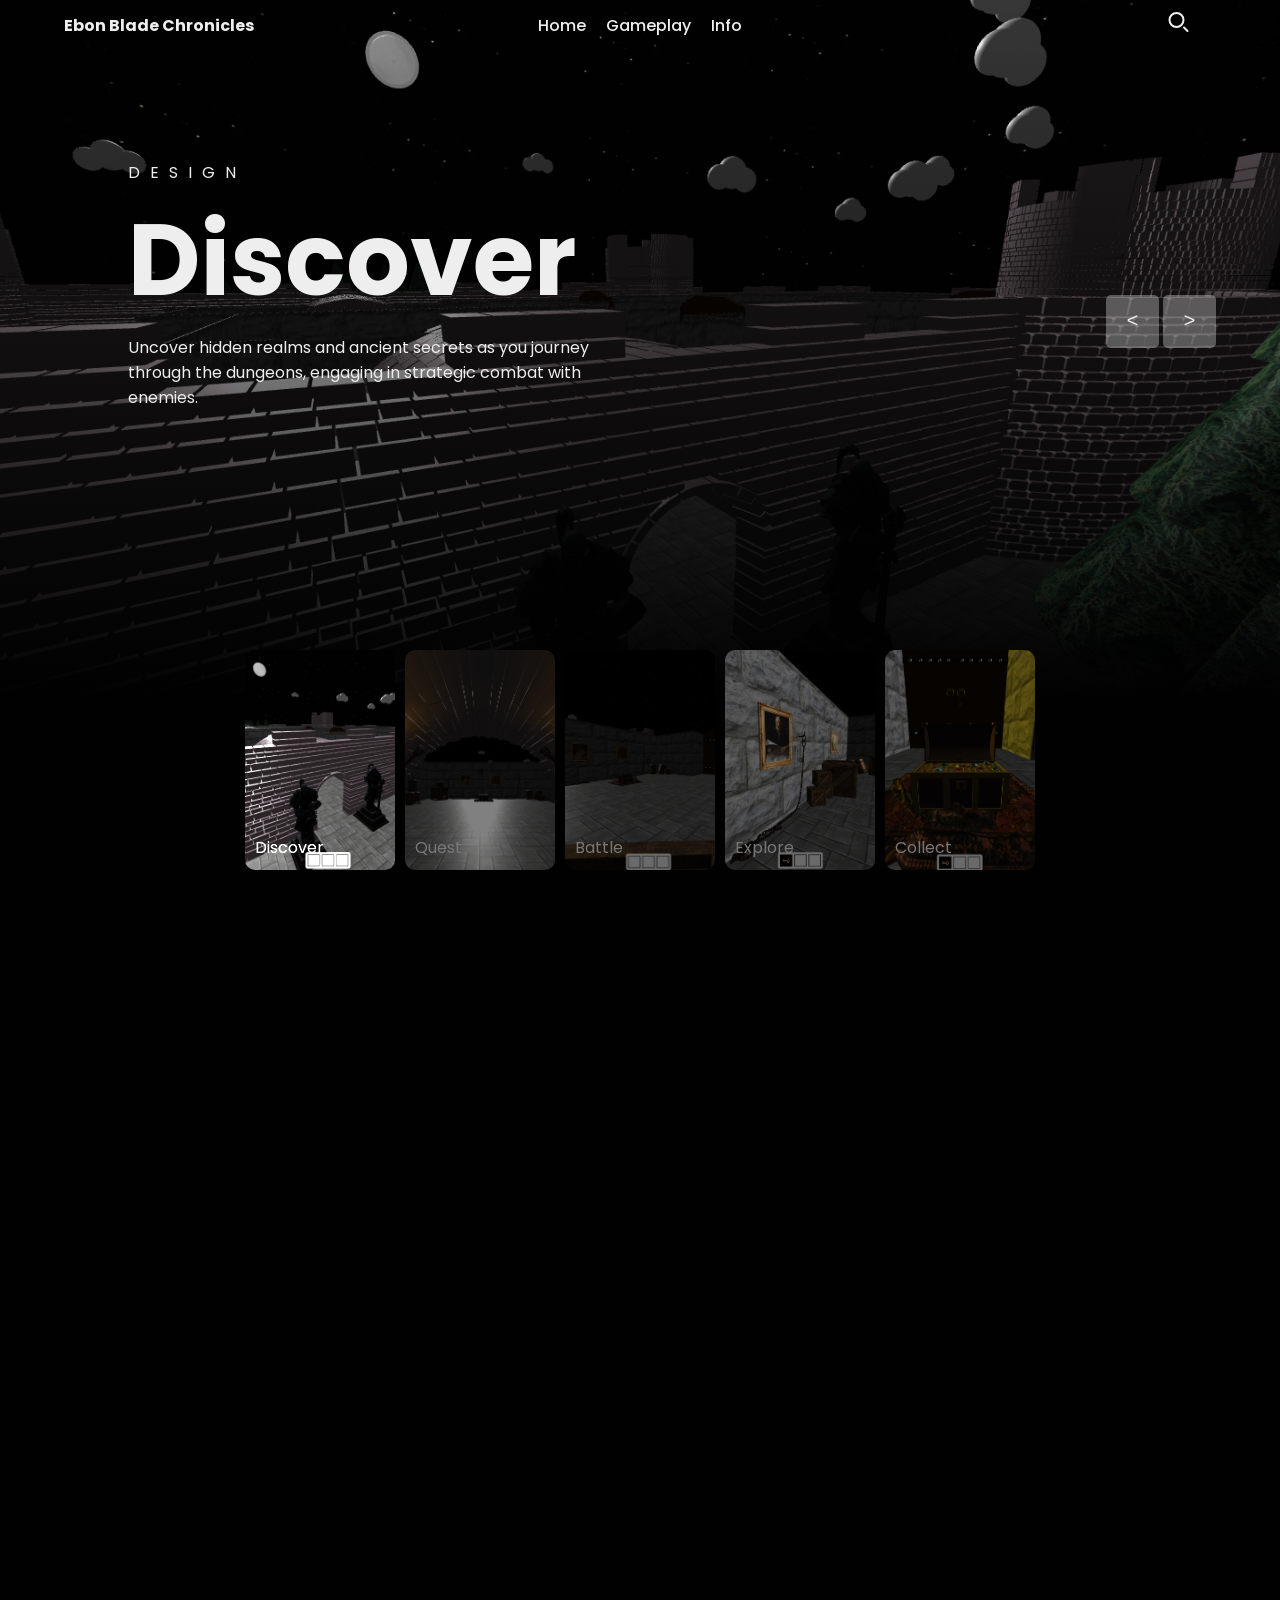
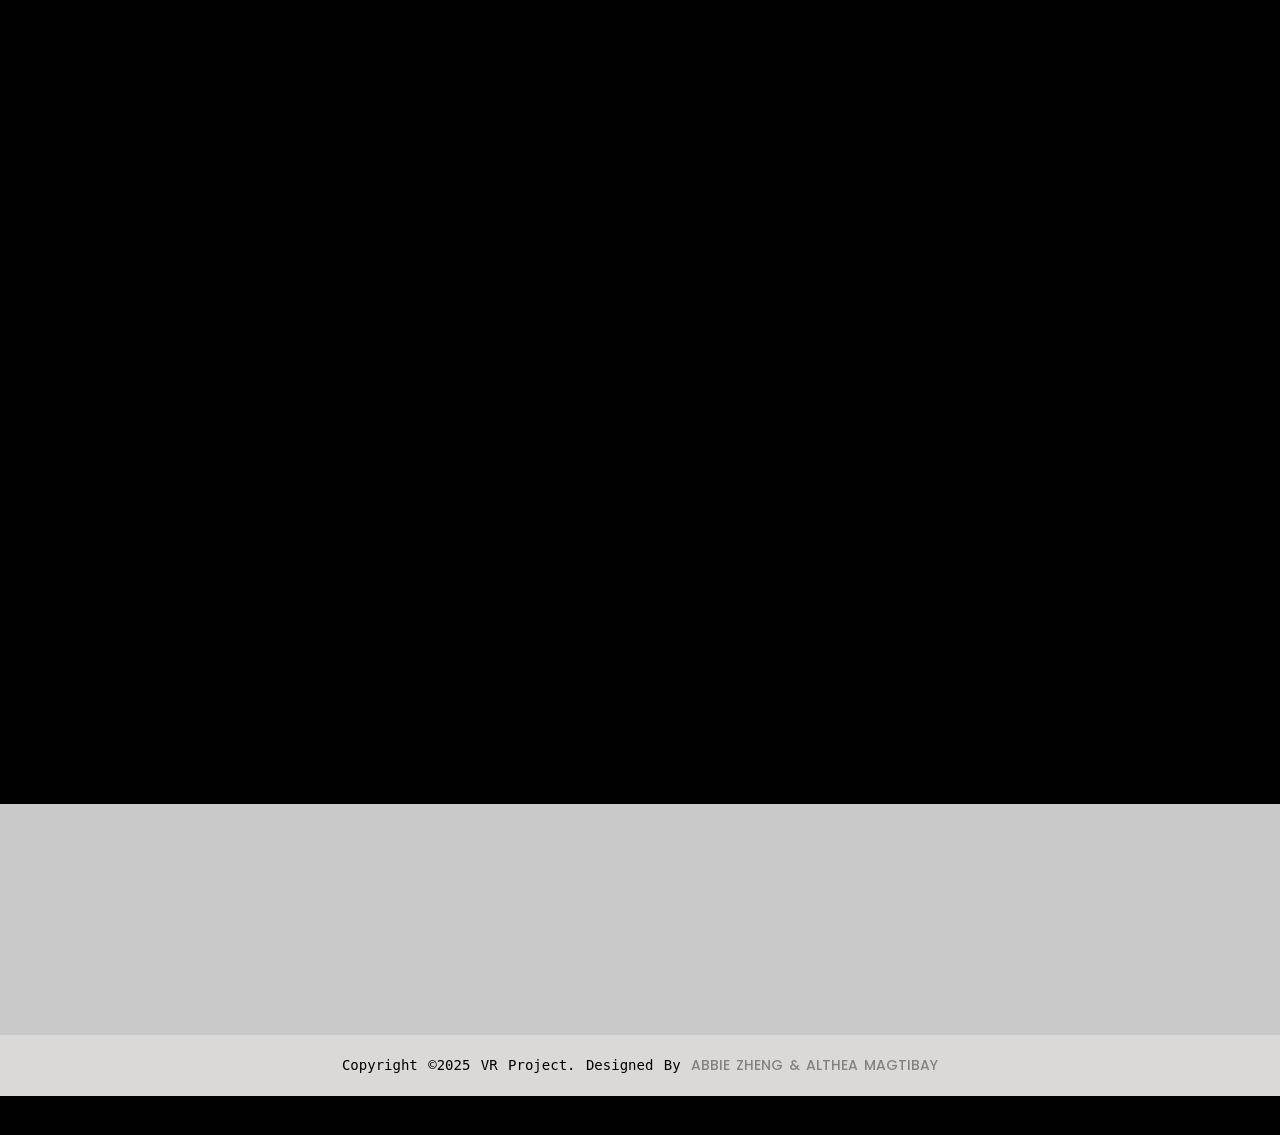
<file: index.html>
<!DOCTYPE html>
<html>
<!-- http://localhost:2550?r=3 -->

<head>
  <meta charset="utf-8">
  <meta name="viewport" content="width=device-width">
  <title>Ebon Blade Chronicles</title>
  <link href="gameWebsiteStyle.css" rel="stylesheet" type="text/css" />
  <!-- aos library -->
  <link rel="stylesheet" href="https://unpkg.com/aos@next/dist/aos.css" />
  <script src="https://unpkg.com/aos@next/dist/aos.js"></script>
  <!-- styling -->
  <link rel="stylesheet" href="https://stackpath.bootstrapcdn.com/font-awesome/4.7.0/css/font-awesome.min.css">
</head>

<body>
  <script>
    AOS.init();
  </script>

  <header>
    <div class="logo">Ebon Blade Chronicles</div>
    <ul class="menu">
      <li>Home</li>
      <li>Gameplay</li>
      <li>Info</li>
    </ul>
    <div class="search">
      <svg class="w-6 h-6 text-gray-800 dark:text-white" aria-hidden="true" xmlns="http://www.w3.org/2000/svg"
        width="24" height="24" fill="none" viewBox="0 0 24 24">
        <path stroke="currentColor" stroke-linecap="round" stroke-width="2"
          d="m21 21-3.5-3.5M17 10a7 7 0 1 1-14 0 7 7 0 0 1 14 0Z" />
      </svg>
    </div>
  </header>

  <!-- Slider -->
  <div class="slider">
    <!-- List Item -->
    <div class="list">
      <div class="item active">
        <img src="gameWebsiteImgs/img6.png">
        <div class="content">
          <p>design</p>
          <h2>Discover</h2>
          <p>
            Uncover hidden realms and ancient secrets as you journey through the dungeons, engaging in strategic combat
            with enemies.
          </p>
        </div>
      </div>
      <div class="item">
        <img src="gameWebsiteImgs/img3.png">
        <div class="content">
          <p>design</p>
          <h2>Quest</h2>
          <p>
            Navigate the dungeon by collecting keys to unlock doors and progress. As you advance, tougher enemies await,
            testing your strength and strategy.
          </p>
        </div>
      </div>
      <div class="item">
        <img src="gameWebsiteImgs/img4.png">
        <div class="content">
          <p>design</p>
          <h2>Battle</h2>
          <p>
            Engage in tactical, turn-based battles where positioning, skill, and strategy determine your survival as you
            lead your army to victory.
          </p>
        </div>
      </div>
      <div class="item">
        <img src="gameWebsiteImgs/img15.png">
        <div class="content">
          <p>design</p>
          <h2>Explore</h2>
          <p>
            Traverse vast, immersive environments, uncovering, dungeons, and enemies while leveling up your heroes for
            the ultimate confrontation.
          </p>
        </div>
      </div>
      <div class="item">
        <img src="gameWebsiteImgs/img16.png">
        <div class="content">
          <p>design</p>
          <h2>Collect</h2>
          <p>
            Search chests for hidden keys to unlock doors and advance to the next room. Each new area brings tougher
            enemies and greater challenges.
          </p>
        </div>
      </div>
    </div>
    <!-- Button Arrows-->
    <div class="arrows">
      <button id="prev"><</button>
          <button id="next">></button>
    </div>
    <!-- Thumbnail-->
    <div class="thumbnail" data-aos="fade-up" data-aos-duration="800">
      <div class="item active">
        <img src="gameWebsiteImgs/img6.png">
        <div class="content">
          Discover
        </div>
      </div>
      <div class="item">
        <img src="gameWebsiteImgs/img3.png">
        <div class="content">
          Quest
        </div>
      </div>
      <div class="item">
        <img src="gameWebsiteImgs/img4.png">
        <div class="content">
          Battle
        </div>
      </div>
      <div class="item">
        <img src="gameWebsiteImgs/img15.png">
        <div class="content">
          Explore
        </div>
      </div>
      <div class="item">
        <img src="gameWebsiteImgs/img16.png">
        <div class="content">
          Collect
        </div>
      </div>
    </div>
  </div>

  <br>


  <div class="container" data-aos="fade-up" data-aos-duration="800">
    <div class="right">
      <div class="onTop">
        <br><br>
        <p>
          The castle is dark and ominous, with ancient stone walls and bright torchlight casting long shadows. It feels
          oppressive and foreboding, as if every corner hides a new danger
        </p>
      </div>
      <div></div>
      <div></div>
    </div>

    <div class="right">
      <div class="onTop2">
        <br><br>
        <div class="image-container">
          <img src="gameWebsiteImgs/img10.png" alt="Image 1">
          <img src="gameWebsiteImgs/img11.png" alt="Image 2">
        </div>
        <br>
        <h2>ABOUT</h2>

        <!-- Flex container to hold .box1 and .box2 -->
        <div class="box-container">
          <div class="box1">
            <p>
              Lorean ipsun dolor sit aneat, conseacteatur
              adipisci ealit, sead eaiusnod teanpor incidunt
              ut laborea eat dolorea nagna aliqua. Ut eanin ad
              ninin veanian, quis nostrun ullan. corporis suscipit laboriosan
            </p>
          </div>

          <div class="box2">
            <p>
              Loren ipsun dolor sit anet, consectetur adipisci
              elit, sed eiusnod tenpor incidunt ut labore et dolore
              nagna aliqua. Ut enin ad ninin venian.
            </p>
          </div>
        </div>

        <!-- New div below box1 and box2 -->
        <div class="box3">
          <p>
            Our vision is to be the highest value provider<br>
            provider of global construction services<br>
            and tehcnical expertise.
          </p>
        </div>

      </div>
    </div>
  </div>
  <br>
  </div>
  <br>
  <br>
  <br>
  <br>
  <h1 class="cards-title" data-aos="flip-up" data-aos-duration="800">Gameplay and Tasks</h1>
  <div class="cards" data-aos="fade-up" data-aos-duration="800">
    <div class="item2">
      <h1>Task 1</h1>
      <p>Lorem ipsum dolor sit amet, consectetur adipiscing elit, sed do eiusmod tempor incididunt ut labore et dolore
        magna aliqua. Ut enim ad minim veniam, quis nostrud exercitation. </p>
    </div>
    <div class="item2">
      <h1>Task 2</h1>
      <p>Lorem ipsum dolor sit amet, consectetur adipiscing elit, sed do eiusmod tempor incididunt ut labore et dolore
        magna aliqua. Ut enim ad minim veniam, quis nostrud exercitation. </p>
    </div>
    <div class="item2">
      <h1>Task 3</h1>
      <p>Lorem ipsum dolor sit amet, consectetur adipiscing elit, sed do eiusmod tempor incididunt ut labore et dolore
        magna aliqua. Ut enim ad minim veniam, quis nostrud exercitation. </p>
    </div>
    <div class="item2">
      <h1>Task 4</h1>
      <p>Lorem ipsum dolor sit amet, consectetur adipiscing elit, sed do eiusmod tempor incididunt ut labore et dolore
        magna aliqua. Ut enim ad minim veniam, quis nostrud exercitation. </p>
    </div>
    <div class="item2">
      <h1>Task 5</h1>
      <p>Lorem ipsum dolor sit amet, consectetur adipiscing elit, sed do eiusmod tempor incididunt ut labore et dolore
        magna aliqua. Ut enim ad minim veniam, quis nostrud exercitation. </p>
    </div>
    <div class="item2">
      <h1>Slide 6</h1>
      <p>Lorem ipsum dolor sit amet, consectetur adipiscing elit, sed do eiusmod tempor incididunt ut labore et dolore
        magna aliqua. Ut enim ad minim veniam, quis nostrud exercitation. </p>
    </div>
    <button id="next2">></button>
    <button id="prev2">
      <</button>
  </div>




  <div class="part3" data-aos="zoom-in" data-aos-duration="800">
    <div class="info1">
      <div class="heading">

        <p>THE EBON BLADE CHRONICLES</p>
        <br>
        <br>
        <br>
        <br>
      </div>
      <div class="paragraph">
        The dungeon is a labyrinth of eerie, crumbling rooms, each filled with peril. As you venture deeper, the
        oppressive atmosphere grows, and the enemies become increasingly formidable. Will you survive the dungeon's
        trials and uncover its dark secrets?
        <br>
        <br>
        <br>
        <br>
        <br>
        <br>
        <a href="titleScreen.html" class="button-box">Play Now!</a>
        </p>

      </div>
    </div>

    <div class="info4">
      <div class="info2"></div>
      <div class="info3"></div>
    </div>
  </div>


  <footer>
    <div class="footer-content" data-aos="fade-up" data-aos-duration="466">
      <h3 style="font-family: 'Open Sans', Arial, sans-serif;">EBON BLADE CHRONICLES</h3>
      <p style="font-family: 'Monospace', Lucida Console;"> Brave the unknown. Every step could be your last—or your greatest triumph.</p>
      <div class="social-icon">
        <a href="https://www.facebook.com/" target="_blank"><i class="fa fa-facebook"></i></a>
        <a href="https://twitter.com/home" target="_blank"><i class="fa fa-twitter"></i></a>
        <a href="https://www.instagram.com/" target="_blank"><i class="fa fa-instagram"></i></a>
        <a href="https://www.youtube.com/" target="_blank"><i class="fa fa-youtube"></i></a>
        <a href="https://www.pinterest.com/" target="_blank"><i class="fa fa-pinterest"></i></a>
      </div>
    </div>
    <div class="footer-bottom">
      <p style="font-family: 'Monospace', Lucida Console;"> Copyright &copy;2025 VR Project. Designed by <span>Abbie
          Zheng & Althea Magtibay</span></p>
  </footer>






  <script src="gameWebsiteScript.js"></script>
</body>

</html>
</file>
<file: gameWebsiteStyle.css>
@import url('https://fonts.googleapis.com/css2?family=Poppins:ital,wght@0,100;0,200;0,300;0,400;0,500;0,600;0,700;0,800;0,900;1,100;1,200;1,300;1,400;1,500;1,600;1,700;1,800;1,900&display=swap');
*{
  margin: 0;
  padding: 0;
  font-family: Poppins;
}

body{
  font-family: Poppins;
  margin: 0;
  background-color: #010101;
  color: #eee;
}

/* SLIDERS */

svg{
  width: 25px;
}

header{
  width: 1200px;
  max-width: 90%;
  margin: auto;
  display: grid;
  grid-template-columns: 50px 1fr 50px;
  grid-template-rows: 50px;
  justify-content: center;
  align-items: center;
  position: relative;
  z-index: 100;
}

header .logo {
  font-weight: bold;
  white-space: nowrap; /* Prevents breaking into a new line */
}





header .menu{
  padding: 0;
  margin: 0;
  list-style: none;
  display: flex;
  justify-content: center;
  gap: 20px;
  font-weight: 500;
}

/* CSS Slider */

.slider{
  height: 100vh;
  margin-top: -70px;
  position: relative;
}
.slider .list .item{
  position: absolute;
  inset: 0 0 0 0;
  overflow: hidden;
  opacity: 0;
  transition: .5s;
}
.slider .list .item img{
  width: 100%;
  height: 100%;
  object-fit: cover;
}
.slider .list .item::after{
  content: '';
  width: 100%;
  height: 100%;
  position: absolute;
  left: 0;
  bottom: 0;
  background-image: linear-gradient(
    to top,#010101 20%, transparent);
}

.slider .list .item .content{
  position: absolute;
  left: 10%;
  top: 20%;
  width: 500px;
  max-width: 80%;
  z-index: 1;
}
.slider .list .item .content p:nth-child(1){
  text-transform: uppercase;
  letter-spacing: 10px;
}
.slider .list .item .content h2{
  font-size: 100px;
  margin: 0;
}
.slider .list .item.active{
  opacity: 1;
  z-index: 10;
}
@keyframes showContent{
  to{
    transform: translateY(0);
    filter: blur(0);
    opacity: 1;
  }
}
.slider .list .item.active p:nth-child(1),
.slider .list .item.active h2,
.slider .list .item.active p:nth-child(3){
  transform: translateY(30px);
  filter: blur(20px);
  opacity: 0;
  animation: showContent .5s .7s ease-in-out 1 forwards;
}

.slider .list .item.active h2{
  animation-delay: 1s;
}
.slider .list .item.active p:nth-child(3){
  animation-duration: 1.3s;
}

.arrows{
  position: absolute;
  top: 35%;
  right: 5%;
  z-index: 100;
}

.arrows button{
  background-color: #eee5;
  border: none;
  font-family: monospace;
  width: 53px;
  height: 53px;
  border-radius: 5px;
  font-size: x-large;
  color: #eee;
  transition: .5s;
}
.arrows button:hover{
  background-color: #eee;
  color: black;
}

.thumbnail{
  position: absolute;
  bottom: -20px;
  z-index: 11;
  display: flex;
  gap: 10px;
  width: 100%;
  height: 250px;
  padding: 0 50px;
  box-sizing: border-box;
  overflow: auto;
  justify-content: center;
}
.thumbnail::-webkit-scrollbar{
  width: 0;
}
.thumbnail .item{
  width: 150px;
  height: 220px;
  filter: brightness(.5);
  transition: .5s;
  flex-shrink: 0;
}
.thumbnail .item img{
  width: 100%;
  height: 100%;
  object-fit: cover;
  border-radius: 10px;
}
.thumbnail .item.active{
  filter: brightness(1.3);
}
.thumbnail .item .content{
  position: absolute;
  inset: auto 10px 10px 10px;
}

@media screen and (max-width: 678px){
  .thumbnail{
    justify-content: start;
  }
  .slider .list .item .content h2{
    font-size: 60px;
  }
.arrows{
  top: 10%;
}
}



/* Part 2 */
.right {
  width: 700px;
}

.right .onTop {
  width: 700px;
  height: 140px;
  background: #010101;
  position: sticky;
  border-radius: 0rem;
  top: 0px;
}

.right .onTop p{
  margin-left: 1%;
  font-size: 16px;
  overflow: hidden;
  display: flex;
  text-align: center;
}

.right .onTop2{
  width: 700px;
  height: 830px;
  background: #010101;
  position: sticky;
  border-radius: 0rem;
  top: 0px;
}

.right .onTop2 p {
  margin-left: 1%;
  font-size: 16px;
  overflow: hidden;
  display: flex;
}

.right > div:nth-child(2) {
  height: 640px;
  background-image: url('gameWebsiteImgs/img13.png'); 
  background-size: cover;
  background-position: center;
  background-repeat: no-repeat;
  border-radius: 1rem;
  background-position: center 10%;
}

.right > div:nth-child(3) {
  height: 640px;
  background-image: url('gameWebsiteImgs/img16.png'); 
  background-size: cover;
  background-position: center;
  background-repeat: no-repeat;
  border-radius: 1rem;
  background-position: center 20%;
}

.right > div:nth-child(3) {
  margin-top: 50px;
}

.container {
  display: flex;
  margin: 3rem 5rem;
  gap: 7rem;
}

.container::before,
.container::after {
  content: '';
  display: table;
  clear: both;
}


.image-container {
  display: flex;
  align-items: center ;
  gap: 20px; 
  margin-top: 20px;
}

.image-container img {
  width: 300px;  
  object-fit: cover; 
  border-radius: 10px;
}

.image-container img:nth-child(1) {
  height: 500px; 
}

.image-container img:nth-child(2) {
  height: 500px;
  width: 500px;
}

.box-container {
  display: flex; 
  gap: 20px;
  margin-top: 10px;
}

.box1, .box2 {
  width: 50%; 
  padding: 0px;
  background: #010101; 
  color: white;
  border-radius: 10px;
}

.box1 p, .box2 p {
  margin: 0;
}

.right .onTop2 .box-container .box1 p{
 font-size: 13px;
}
.right .onTop2 .box-container .box2 p{
  font-size: 13px;
 }

 .right .onTop2 .box3 p{
  font-size: 25px;
  word-spacing: 2px;
  align-items: center;
  justify-content: center;
  text-align: center;
 }

 .box3 {
  margin-top: 20px; 
  padding: 0px;
  background: #010101; 
  color: white;
  border-radius: 10px;
  font-size: 14px;
}


.cards{
  position: absolute;
  width: 100%;
  height: 370px;
  overflow: hidden;
  color: white;
  z-index: 10;
}


.cards .item2 h1{
  text-align: center;
  justify-content: center;
  align-items: center;
}

.cards .item2 p{
  text-align: center;
  justify-content: center;
  align-items: center;
  line-height: 1.8;
}

.item2{
  position: absolute;
  width: 200px;
  height: 320px;
  text-align: justify;
  background-color: #131212;
  border-radius: 10px;
  padding: 20px;
  transition: 0.5s;
  left: calc(50% - 110px);
  top: 0;
}
#next2, #prev2{
  position: absolute;
  top: 40%;
  color: #fff;
  background-color: transparent ;
  border: none;
  font-size: xx-large;
  font-family: monospace;
  font-weight: bold;
  left: 50px;
}
#next2{
  left: unset;
  right: 50px;
}

.part3 {
  display: flex;
  align-items: center;
  justify-content: center;
  margin-left: -5%;
  padding-top: 30px; /* Adjust as needed */
}


.part3 .heading p{
  font-size: 40px;
  text-align: center;
}

.info1 {
  width: 900px;
  height: 700px;
  background: #010101;
  margin-top: 550px;
  margin-left: 250px;
}

.info2{
  width: 500px;
  height: 700px;
  background-image: url('gameWebsiteImgs/img17.png'); 
  background-size: cover;
  background-position: center;
  background-repeat: no-repeat;
  margin-top: 420px;
  border: 2px solid white; /* White border */
  margin-left: -30px;
  margin-top: -95px;
}


.info3{
  width: 500px;
  height: 70%;
  background-image: url('gameWebsiteImgs/img14.png'); 
  background-size: cover;
  background-position: center;
  background-repeat: no-repeat;
  margin-top: 120px;
  border: 2px solid white; /* White border */
  margin-left: -85%;
  margin-top: -110%;
}

.info4{
  width: 700px;
  height: 700px;
  background-size: cover;
  background-position: center;
  background-repeat: no-repeat;
  margin-top: 420px;
  margin-left: 500px;
}

.paragraph{
  background-color: #010101;
  width: 600px;
  height: 500px;
  font-size: 12px;
  line-height: 2.1;
  margin-left: 8%;
}

.button-box {
  display: inline-block;
  padding: 15px 30px;
  background-color: transparent;
  color: white;
  font-size: 18px;
  text-align: center;
  text-decoration: none;
  border: 2px solid white; /* White border */
  border-radius: 0px;
  transition: background-color 0.3s, border-color 0.3s;
}

.button-box:hover {
  background-color: white; /* Change background on hover */
  color: black; /* Change text color on hover */
}



/* footer */
footer{
  transition: 0.5s;
  box-sizing: border-box;
  background: #cac9c9;
  height: auto;
  width: 100vw;
  font-family: "Open Sans";
  padding-top: 10px;
  color: #000;
}

.footer-content{
  display: flex;
  align-items: center;
  justify-content: center;
  flex-direction: column;
  text-align: center;
}
.footer-content h3{
  font-size: 1.8rem;
  font-weight: 400;
  text-transform: capitalize;
  line-height: 3rem;
  margin: 19px;
  padding: 8px;
}
.footer-content p{
  max-width: 500px;
  margin: auto;
  line-height: 28px;
  font-size: 14px;
}

.footer-bottom{
  transition: 0.5s;
  background: #dbd8d8;
  width: 100vw;
  padding: 20px 0;
  text-align: center;
}
.footer-bottom p{
  font-size: 14px;
  word-spacing: 2px;
  text-transform: capitalize;
  font-family: 'Monospace', Lucida Console;
}
.footer-bottom span{
  text-transform: uppercase;
  opacity: .4;
  font-weight: 500;
}
.footer-content h3:hover{
  font-size: 40px;
  transition: 0.5s;
}

.social-icon{
  margin-top: 6px;
  margin-bottom: 15px;
}
.social-icon i{
  font-size: 22px;
  margin: 10px;
  cursor: pointer;
  color:	black;
}

.social-icon i:hover{
  transform:rotate(45deg);
  color: gray;

}

*{
  transition: 0.2s;
}
.cards-title {
  text-align: center;
  font-size: 2rem;
  font-weight: bold;
  margin-bottom: 80px;
}


.part3 .info1 .heading p{
  margin: 0;
}
</file>
